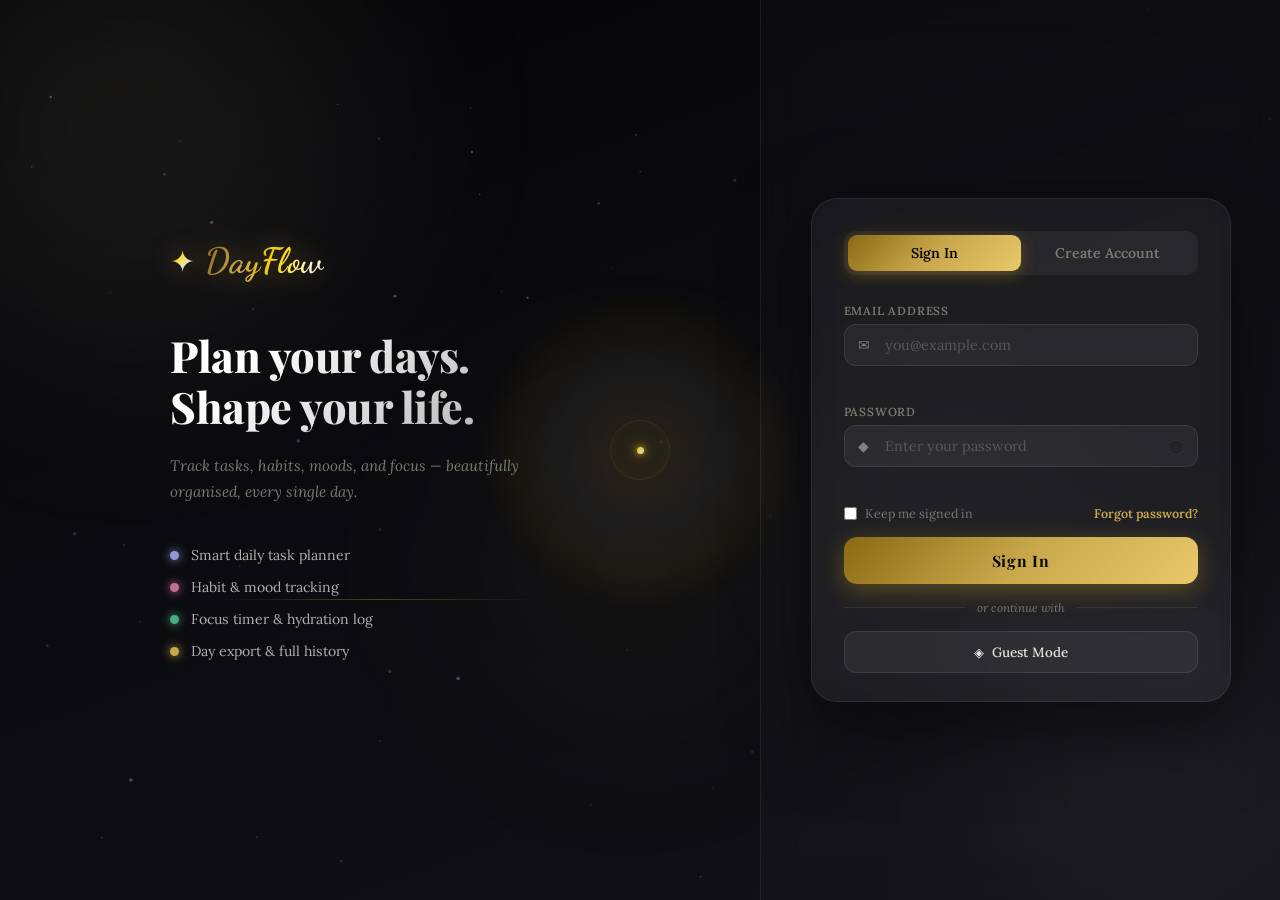
<file: index.html>
<!DOCTYPE html>
<html lang="en">
<head>
  <meta charset="UTF-8" />
  <meta name="viewport" content="width=device-width, initial-scale=1.0"/>
  <title>DayFlow — Your Daily Planner</title>
  <link href="https://fonts.googleapis.com/css2?family=Dancing+Script:wght@500;600;700&family=Playfair+Display:ital,wght@0,400;0,600;0,700;0,800;1,400&family=Lora:ital,wght@0,400;0,500;0,600;1,400;1,500&display=swap" rel="stylesheet"/>
  <link rel="stylesheet" href="style.css"/>
  <script>
    (function(){
      function getSession(){
        try{
          var raw=localStorage.getItem('dayflow_session')||sessionStorage.getItem('dayflow_session');
          if(!raw)return null;
          var s=JSON.parse(raw);
          if(s.expires&&Date.now()>s.expires){localStorage.removeItem('dayflow_session');sessionStorage.removeItem('dayflow_session');return null;}
          return s;
        }catch{return null;}
      }
      if(!getSession()){window.location.replace('login.html');}
    })();
  </script>
</head>
<body>

  <div class="bg-orbs">
    <div class="orb orb-1"></div>
    <div class="orb orb-2"></div>
    <div class="orb orb-3"></div>
    <div class="orb orb-4"></div>
  </div>

  <div class="app-wrapper">

    <!-- ── HEADER ── -->
    <header class="app-header">
      <div class="header-left">
        <div class="logo">
          <span class="logo-icon">✦</span>
          <span class="logo-text">DayFlow</span>
        </div>
        <div class="quote-strip" id="quoteStrip">Loading your daily spark…</div>
      </div>
      <div class="header-right">
        <button class="btn-icon" id="themeToggle" title="Toggle theme">◑</button>
        <button class="btn-icon" id="exportBtn" title="Export today">⬆</button>
        <div class="user-pill" id="userPill">
          <div class="user-avatar" id="userAvatar">?</div>
          <span class="user-name" id="userName">User</span>
          <div class="user-dropdown" id="userDropdown">
            <div class="ud-info">
              <div class="ud-name" id="udName">—</div>
              <div class="ud-email" id="udEmail">—</div>
            </div>
            <hr class="ud-sep"/>
            <button class="ud-item" id="logoutBtn">◁ Sign Out</button>
          </div>
        </div>
      </div>
    </header>

    <!-- ── DATE NAV ── -->
    <section class="date-nav">
      <button class="nav-btn" id="prevDay">‹</button>
      <div class="date-center">
        <div class="date-label" id="dateLabel"></div>
        <div class="date-sub" id="dateSub"></div>
      </div>
      <button class="nav-btn" id="nextDay">›</button>
      <button class="today-btn" id="todayBtn">Today</button>
      <div class="view-toggle">
        <button class="vtab active" id="dayViewBtn" title="Day View">◧ Day</button>
        <button class="vtab" id="weekViewBtn" title="Week View">▦ Week</button>
      </div>
    </section>

    <!-- ── STATS ROW ── -->
    <section class="stats-row">
      <div class="stat-card stat-tasks">
        <div class="stat-ring" id="progressRing">
          <svg viewBox="0 0 60 60">
            <circle class="ring-bg" cx="30" cy="30" r="24"/>
            <circle class="ring-fg" id="ringFg" cx="30" cy="30" r="24"
                    stroke-dasharray="150.8" stroke-dashoffset="150.8"/>
          </svg>
          <span class="ring-pct" id="ringPct">0%</span>
        </div>
        <div class="stat-info">
          <div class="stat-num"><span id="doneCount">0</span>/<span id="totalCount">0</span></div>
          <div class="stat-label">Tasks Done</div>
        </div>
      </div>
      <div class="stat-card stat-habits">
        <div class="stat-icon sym-icon">◈</div>
        <div class="stat-info">
          <div class="stat-num" id="habitsDone">0</div>
          <div class="stat-label">Habits Checked</div>
        </div>
      </div>
      <div class="stat-card stat-mood">
        <div class="stat-icon sym-icon" id="moodEmoji">◑</div>
        <div class="stat-info">
          <div class="stat-num" id="moodLabel">Set Mood</div>
          <div class="stat-label">Today's Vibe</div>
        </div>
      </div>
      <div class="stat-card stat-focus">
        <div class="stat-icon sym-icon">◷</div>
        <div class="stat-info">
          <div class="stat-num" id="focusTimer">00:00</div>
          <div class="stat-label">Focus Time</div>
          <button class="mini-btn" id="focusToggle">Start</button>
        </div>
      </div>
    </section>

    <!-- ── WEEK VIEW ── -->
    <section class="week-view hidden" id="weekView">
      <div class="week-nav">
        <button class="nav-btn" id="prevWeek">‹</button>
        <div class="week-nav-label" id="weekNavLabel"></div>
        <button class="nav-btn" id="nextWeek">›</button>
      </div>
      <div class="week-cols" id="weekCols"></div>
    </section>

    <!-- ── DAY VIEW (main grid) ── -->
    <div class="main-grid" id="dayView">

      <!-- LEFT COLUMN -->
      <div class="col col-left">

        <!-- TASK LIST -->
        <div class="card" id="taskCard">
          <div class="card-header">
            <h2 class="card-title"><span class="sym">◈</span> Tasks</h2>
            <button class="add-btn" id="openTaskModal">+ Add Task</button>
          </div>
          <div class="filter-tabs">
            <button class="ftab active" data-filter="all">All</button>
            <button class="ftab" data-filter="work">Work</button>
            <button class="ftab" data-filter="personal">Personal</button>
            <button class="ftab" data-filter="health">Health</button>
            <button class="ftab" data-filter="learning">Learning</button>
          </div>
          <div class="task-list" id="taskList">
            <div class="empty-state" id="taskEmpty">
              <span>No tasks yet — add one</span>
            </div>
          </div>
        </div>

        <!-- SCHEDULE TIMELINE -->
        <div class="card" id="scheduleCard">
          <div class="card-header">
            <h2 class="card-title"><span class="sym">◷</span> Schedule</h2>
            <button class="add-btn" id="openEventModal">+ Add Event</button>
          </div>
          <div class="timeline" id="timeline">
            <div class="empty-state" id="timelineEmpty">No events scheduled.</div>
          </div>
        </div>

      </div>

      <!-- RIGHT COLUMN -->
      <div class="col col-right">

        <!-- MOOD TRACKER -->
        <div class="card card-mood-picker">
          <div class="card-header">
            <h2 class="card-title"><span class="sym">◉</span> Mood Tracker</h2>
          </div>
          <div class="mood-grid" id="moodGrid">
            <button class="mood-btn" data-mood="amazing" data-label="Amazing"><span class="mood-sym">✦</span><span>Amazing</span></button>
            <button class="mood-btn" data-mood="happy"   data-label="Happy">  <span class="mood-sym">◕</span><span>Happy</span></button>
            <button class="mood-btn" data-mood="neutral" data-label="Neutral"><span class="mood-sym">◑</span><span>Neutral</span></button>
            <button class="mood-btn" data-mood="tired"   data-label="Tired">  <span class="mood-sym">◔</span><span>Tired</span></button>
            <button class="mood-btn" data-mood="stressed" data-label="Stressed"><span class="mood-sym">◐</span><span>Stressed</span></button>
            <button class="mood-btn" data-mood="sad"     data-label="Sad">    <span class="mood-sym">◒</span><span>Sad</span></button>
          </div>
        </div>

        <!-- HABITS -->
        <div class="card">
          <div class="card-header">
            <h2 class="card-title"><span class="sym">◆</span> Daily Habits</h2>
            <button class="add-btn" id="addHabitBtn">+ Add</button>
          </div>
          <div class="habit-list" id="habitList"></div>
        </div>

        <!-- WATER TRACKER -->
        <div class="card">
          <div class="card-header">
            <h2 class="card-title"><span class="sym">◎</span> Hydration</h2>
            <span class="badge" id="waterBadge">0 / 8 glasses</span>
          </div>
          <div class="water-cups" id="waterCups"></div>
        </div>

        <!-- NOTES -->
        <div class="card">
          <div class="card-header">
            <h2 class="card-title"><span class="sym">✎</span> Daily Notes</h2>
          </div>
          <textarea class="notes-area" id="notesArea" placeholder="Brain dump, ideas, reflections…"></textarea>
        </div>

      </div>
    </div>
  </div>

  <!-- ── TASK MODAL ── -->
  <div class="modal-overlay" id="taskModalOverlay">
    <div class="modal" id="taskModal">
      <div class="modal-header">
        <h3 id="taskModalTitle">New Task</h3>
        <button class="close-btn" id="closeTaskModal">✕</button>
      </div>
      <div class="modal-body">
        <label>Task Title *</label>
        <input type="text" id="taskTitle" placeholder="What needs to be done?" class="inp"/>
        <div class="row-2">
          <div>
            <label>Category</label>
            <select id="taskCat" class="inp">
              <option value="work">▪ Work</option>
              <option value="personal">⌂ Personal</option>
              <option value="health">▷ Health</option>
              <option value="learning">▣ Learning</option>
              <option value="other">◎ Other</option>
            </select>
          </div>
          <div>
            <label>Priority</label>
            <select id="taskPriority" class="inp">
              <option value="high">▲ High</option>
              <option value="medium">▶ Medium</option>
              <option value="low">▽ Low</option>
            </select>
          </div>
        </div>
        <label>Due Time (optional)</label>
        <input type="time" id="taskTime" class="inp"/>
        <label>Notes</label>
        <textarea id="taskNotes" class="inp" rows="3" placeholder="Any extra details…"></textarea>
      </div>
      <div class="modal-footer">
        <button class="btn-secondary" id="cancelTaskModal">Cancel</button>
        <button class="btn-primary" id="saveTask">Save Task</button>
      </div>
    </div>
  </div>

  <!-- ── EVENT MODAL ── -->
  <div class="modal-overlay" id="eventModalOverlay">
    <div class="modal" id="eventModal">
      <div class="modal-header">
        <h3>New Event</h3>
        <button class="close-btn" id="closeEventModal">✕</button>
      </div>
      <div class="modal-body">
        <label>Event Title *</label>
        <input type="text" id="eventTitle" placeholder="Meeting, workout, lunch…" class="inp"/>
        <div class="row-2">
          <div>
            <label>Start Time *</label>
            <input type="time" id="eventStart" class="inp"/>
          </div>
          <div>
            <label>End Time</label>
            <input type="time" id="eventEnd" class="inp"/>
          </div>
        </div>
        <label>Colour Tag</label>
        <div class="color-picker" id="colorPicker">
          <button class="cp-btn active" data-color="#7C83E0" style="background:#7C83E0"></button>
          <button class="cp-btn" data-color="#D97AA6" style="background:#D97AA6"></button>
          <button class="cp-btn" data-color="#C9A84C" style="background:#C9A84C"></button>
          <button class="cp-btn" data-color="#4DB896" style="background:#4DB896"></button>
          <button class="cp-btn" data-color="#5B9BD5" style="background:#5B9BD5"></button>
          <button class="cp-btn" data-color="#E05555" style="background:#E05555"></button>
        </div>
      </div>
      <div class="modal-footer">
        <button class="btn-secondary" id="cancelEventModal">Cancel</button>
        <button class="btn-primary" id="saveEvent">Save Event</button>
      </div>
    </div>
  </div>

  <!-- ── HABIT MODAL ── -->
  <div class="modal-overlay" id="habitModalOverlay">
    <div class="modal small-modal" id="habitModal">
      <div class="modal-header">
        <h3>New Habit</h3>
        <button class="close-btn" id="closeHabitModal">✕</button>
      </div>
      <div class="modal-body">
        <label>Habit Name *</label>
        <input type="text" id="habitName" placeholder="e.g. Meditate, Read 20 pages…" class="inp"/>
        <label>Symbol</label>
        <input type="text" id="habitIcon" placeholder="◆" class="inp" maxlength="2"/>
      </div>
      <div class="modal-footer">
        <button class="btn-secondary" id="cancelHabitModal">Cancel</button>
        <button class="btn-primary" id="saveHabit">Add Habit</button>
      </div>
    </div>
  </div>

  <script src="app.js"></script>
  <script src="session.js"></script>
  <script src="cursor.js"></script>
</body>
</html>
</file>
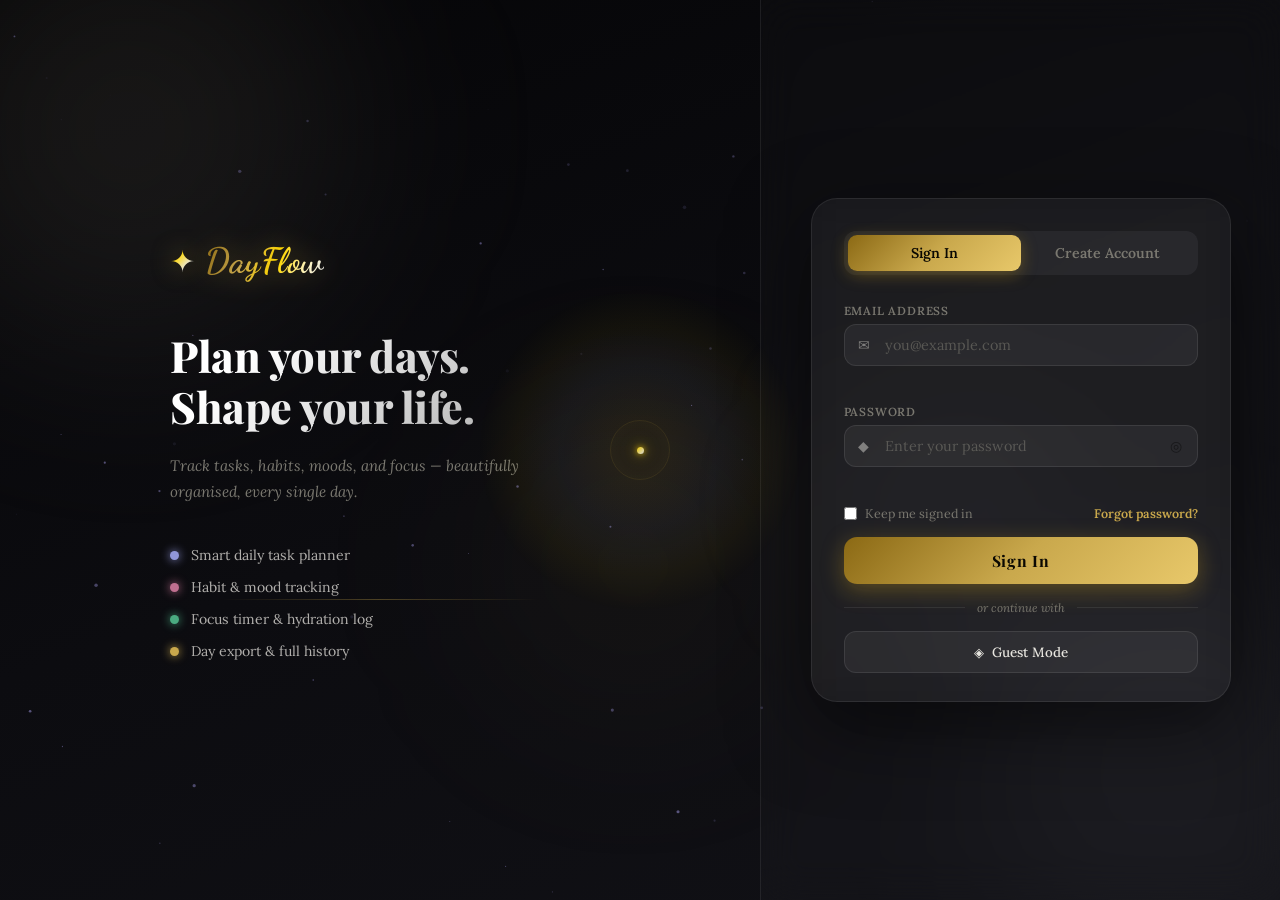
<file: login.html>
<!DOCTYPE html>
<html lang="en">
<head>
  <meta charset="UTF-8"/>
  <meta name="viewport" content="width=device-width, initial-scale=1.0"/>
  <title>DayFlow — Sign In</title>
  <link href="https://fonts.googleapis.com/css2?family=Dancing+Script:wght@500;600;700&family=Playfair+Display:ital,wght@0,400;0,600;0,700;0,800;1,400&family=Lora:ital,wght@0,400;0,500;0,600;1,400;1,500&display=swap" rel="stylesheet"/>
  <link rel="stylesheet" href="auth.css"/>
</head>
<body>

  <!-- Animated background -->
  <div class="bg-orbs">
    <div class="orb orb-1"></div>
    <div class="orb orb-2"></div>
    <div class="orb orb-3"></div>
    <div class="orb orb-4"></div>
  </div>

  <!-- Floating particles -->
  <canvas id="particles"></canvas>

  <div class="auth-wrapper">

    <!-- Brand panel (left) -->
    <div class="brand-panel">
      <div class="brand-content">
        <div class="logo">
          <span class="logo-icon">✦</span>
          <span class="logo-text">DayFlow</span>
        </div>
        <h1 class="brand-headline">Plan your days.<br/>Shape your life.</h1>
        <p class="brand-sub">Track tasks, habits, moods, and focus — beautifully organised, every single day.</p>
        <div class="feature-list">
          <div class="feat-item"><span class="feat-dot feat-purple"></span>Smart daily task planner</div>
          <div class="feat-item"><span class="feat-dot feat-pink"></span>Habit & mood tracking</div>
          <div class="feat-item"><span class="feat-dot feat-green"></span>Focus timer & hydration log</div>
          <div class="feat-item"><span class="feat-dot feat-amber"></span>Day export & full history</div>
        </div>
        <div class="brand-glow"></div>
      </div>
    </div>

    <!-- Auth panel (right) -->
    <div class="auth-panel">
      <div class="auth-card">

        <!-- Tabs -->
        <div class="auth-tabs">
          <button class="atab active" id="loginTab" onclick="switchTab('login')">Sign In</button>
          <button class="atab" id="signupTab" onclick="switchTab('signup')">Create Account</button>
          <div class="tab-slider" id="tabSlider"></div>
        </div>

        <!-- ── LOGIN FORM ── -->
        <form id="loginForm" class="auth-form" onsubmit="handleLogin(event)">
          <div class="form-group">
            <label>Email Address</label>
            <div class="input-wrap">
              <span class="inp-icon">✉</span>
              <input type="email" id="loginEmail" placeholder="you@example.com" class="auth-inp" autocomplete="email"/>
            </div>
            <div class="field-error" id="loginEmailErr"></div>
          </div>
          <div class="form-group">
            <label>Password</label>
            <div class="input-wrap">
              <span class="inp-icon">◆</span>
              <input type="password" id="loginPass" placeholder="Enter your password" class="auth-inp" autocomplete="current-password"/>
              <button type="button" class="eye-btn" onclick="togglePass('loginPass',this)">◎</button>
            </div>
            <div class="field-error" id="loginPassErr"></div>
          </div>
          <div class="form-row">
            <label class="remember-label">
              <input type="checkbox" id="rememberMe"/> Keep me signed in
            </label>
            <button type="button" class="forgot-btn" onclick="showForgot()">Forgot password?</button>
          </div>
          <div class="form-error" id="loginFormErr"></div>
          <button type="submit" class="auth-btn" id="loginBtn">
            <span class="btn-text">Sign In</span>
            <span class="btn-loader" style="display:none">⟳</span>
          </button>
          <div class="auth-divider"><span>or continue with</span></div>
          <div class="social-row">
            <button type="button" class="social-btn" onclick="guestLogin()">
              <span>◈</span> Guest Mode
            </button>
          </div>
        </form>

        <!-- ── SIGNUP FORM ── -->
        <form id="signupForm" class="auth-form hidden" onsubmit="handleSignup(event)">
          <div class="form-row-2">
            <div class="form-group">
              <label>First Name</label>
              <div class="input-wrap">
                <span class="inp-icon">◈</span>
                <input type="text" id="signupFirst" placeholder="Alex" class="auth-inp"/>
              </div>
              <div class="field-error" id="signupFirstErr"></div>
            </div>
            <div class="form-group">
              <label>Last Name</label>
              <div class="input-wrap">
                <span class="inp-icon">◈</span>
                <input type="text" id="signupLast" placeholder="Rivera" class="auth-inp"/>
              </div>
            </div>
          </div>
          <div class="form-group">
            <label>Email Address</label>
            <div class="input-wrap">
              <span class="inp-icon">✉</span>
              <input type="email" id="signupEmail" placeholder="you@example.com" class="auth-inp" autocomplete="email"/>
            </div>
            <div class="field-error" id="signupEmailErr"></div>
          </div>
          <div class="form-group">
            <label>Password</label>
            <div class="input-wrap">
              <span class="inp-icon">◆</span>
              <input type="password" id="signupPass" placeholder="Min. 8 characters" class="auth-inp" autocomplete="new-password" oninput="checkStrength()"/>
              <button type="button" class="eye-btn" onclick="togglePass('signupPass',this)">◎</button>
            </div>
            <div class="strength-bar"><div id="strengthFill"></div></div>
            <div class="strength-label" id="strengthLabel"></div>
            <div class="field-error" id="signupPassErr"></div>
          </div>
          <div class="form-group">
            <label>Confirm Password</label>
            <div class="input-wrap">
              <span class="inp-icon">◆</span>
              <input type="password" id="signupConfirm" placeholder="Repeat password" class="auth-inp"/>
              <button type="button" class="eye-btn" onclick="togglePass('signupConfirm',this)">◎</button>
            </div>
            <div class="field-error" id="signupConfirmErr"></div>
          </div>
          <label class="terms-label">
            <input type="checkbox" id="termsCheck"/>
            I agree to the <a href="#" onclick="return false">Terms of Service</a>
          </label>
          <div class="form-error" id="signupFormErr"></div>
          <button type="submit" class="auth-btn" id="signupBtn">
            <span class="btn-text">Create Account</span>
            <span class="btn-loader" style="display:none">⟳</span>
          </button>
        </form>

        <!-- ── FORGOT FORM ── -->
        <div id="forgotForm" class="auth-form hidden">
          <button class="back-btn" onclick="hideForgot()">← Back to Sign In</button>
          <div class="forgot-heading">
            <div class="forgot-icon">◈</div>
            <h3>Reset Password</h3>
            <p>Enter your email and we'll reset your password.</p>
          </div>
          <div class="form-group">
            <label>Email Address</label>
            <div class="input-wrap">
              <span class="inp-icon">✉</span>
              <input type="email" id="forgotEmail" placeholder="you@example.com" class="auth-inp"/>
            </div>
            <div class="field-error" id="forgotEmailErr"></div>
          </div>
          <button class="auth-btn" onclick="handleForgot()">
            <span>Reset Password</span>
          </button>
          <div class="forgot-success hidden" id="forgotSuccess">
            ◆ If that email exists, a reset link has been sent.
          </div>
        </div>

        <!-- Success toast -->
        <div class="auth-toast hidden" id="authToast"></div>

      </div>
    </div>
  </div>

  <script src="auth.js"></script>
  <script src="cursor.js"></script>
</body>
</html>
</file>
<file: style.css>
/* ── RESET & BASE ── */
*, *::before, *::after { box-sizing: border-box; margin: 0; padding: 0; }

/* ═══════════════════════════════════════════════
   CURSOR AURA & SPOTLIGHT
═══════════════════════════════════════════════ */

/* Hide system cursor site-wide */
* { cursor: none !important; }

/* ── Dot — the precise pointer ── */
#cursorDot {
  position: fixed;
  top: 0; left: 0;
  width: 7px; height: 7px;
  border-radius: 50%;
  pointer-events: none;
  z-index: 99999;
  background: linear-gradient(135deg, #FFD700, #F0F0F0);
  box-shadow:
    0 0 6px  rgba(255,215,0,0.9),
    0 0 14px rgba(212,175,55,0.6),
    0 0 26px rgba(192,192,192,0.35);
  /* dot is positioned via translate(x,y) in JS — no built-in offset needed */
  transform: translate(0,0);
  margin-left: -3.5px; margin-top: -3.5px;
  will-change: transform;
  transition: opacity 0.3s, box-shadow 0.25s;
}

/* ── Aura — the big soft glow that lags ── */
#cursorAura {
  position: fixed;
  top: 0; left: 0;
  width: 320px; height: 320px;
  border-radius: 50%;
  pointer-events: none;
  z-index: 99990;
  background: radial-gradient(
    circle,
    rgba(212,175,55,0.13)  0%,
    rgba(192,192,192,0.07) 35%,
    rgba(255,215,0,0.04)   55%,
    transparent            72%
  );
  will-change: transform, opacity;
  transition: opacity 0.4s, background 0.35s;
}

/* ── Trail — extra-lagged ring ── */
#cursorTrail {
  position: fixed;
  top: 0; left: 0;
  width: 60px; height: 60px;
  border-radius: 50%;
  pointer-events: none;
  z-index: 99991;
  border: 1px solid rgba(212,175,55,0.3);
  background: transparent;
  box-shadow: 0 0 14px rgba(212,175,55,0.12) inset;
  will-change: transform, opacity;
  transition: opacity 0.4s;
}

/* ── Click ripple ── */
.cursor-ripple {
  position: fixed;
  width: 5px; height: 5px;
  border-radius: 50%;
  pointer-events: none;
  z-index: 99998;
  background: transparent;
  border: 1.5px solid rgba(255,215,0,0.7);
  transform: translate(-50%,-50%) scale(0);
  animation: rippleOut 0.55s cubic-bezier(0.2, 0.8, 0.4, 1) forwards;
}
@keyframes rippleOut {
  0%   { transform: translate(-50%,-50%) scale(0);   opacity: 0.9; }
  100% { transform: translate(-50%,-50%) scale(8);   opacity: 0; }
}

/* ═══════════════════════════════════════════════
   CARD SPOTLIGHT — golden radial follows cursor
═══════════════════════════════════════════════ */
.card,
.stat-card,
.day-col {
  --mx: 50%; --my: 50%;
  position: relative;
  overflow: hidden;
}
.card::before,
.stat-card::before,
.day-col::before {
  content: '';
  position: absolute; inset: 0;
  border-radius: inherit;
  background: radial-gradient(
    180px circle at var(--mx) var(--my),
    rgba(212,175,55,0.11) 0%,
    rgba(192,192,192,0.05) 50%,
    transparent 75%
  );
  opacity: 0;
  pointer-events: none;
  z-index: 0;
  transition: opacity 0.35s;
}
.card:hover::before,
.stat-card:hover::before,
.day-col:hover::before { opacity: 1; }

/* Ensure card children render above the ::before */
.card > *,
.stat-card > *,
.day-col > * { position: relative; z-index: 1; }

/* ═══════════════════════════════════════════════
   BUTTON SHIMMER — golden highlight follows cursor
═══════════════════════════════════════════════ */
.add-btn,
.btn-primary,
.auth-btn,
.nav-btn,
.today-btn,
.mood-btn,
.vtab,
.ftab,
.dc-add-btn,
.social-btn {
  --bx: 50%; --by: 50%;
  position: relative;
  overflow: hidden;
}
.add-btn::after,
.btn-primary::after,
.auth-btn::after,
.nav-btn::after,
.today-btn::after,
.mood-btn::after,
.vtab::after,
.ftab::after,
.dc-add-btn::after,
.social-btn::after {
  content: '';
  position: absolute; inset: 0;
  border-radius: inherit;
  background: radial-gradient(
    80px circle at var(--bx) var(--by),
    rgba(255,255,255,0.22) 0%,
    rgba(255,215,0,0.10)   40%,
    transparent            70%
  );
  opacity: 0;
  pointer-events: none;
  transition: opacity 0.28s;
}
.add-btn:hover::after,
.btn-primary:hover::after,
.auth-btn:hover::after,
.nav-btn:hover::after,
.today-btn:hover::after,
.mood-btn:hover::after,
.vtab:hover::after,
.ftab:hover::after,
.dc-add-btn:hover::after,
.social-btn:hover::after { opacity: 1; }

:root {
  --bg-from: #050507;
  --bg-mid:  #0c0c10;
  --bg-to:   #111116;
  --glass:         rgba(255,255,255,0.045);
  --glass-border:  rgba(255,255,255,0.09);
  --text:    #e8e6e0;
  --text-sub:#7a7870;
  --card-shadow: 0 8px 40px rgba(0,0,0,0.55);
  --radius:  18px;
  --accent:  #C9A84C;

  /* Gold palette */
  --gold-dark:  #8B6914;
  --gold-mid:   #C9A84C;
  --gold-light: #FFD700;
  --gold-pale:  #FFF0AA;

  /* Silver palette */
  --silver-dark:  #888;
  --silver-mid:   #B8B8B8;
  --silver-light: #E8E8E8;

  /* Category colours (slightly desaturated for dark theme) */
  --work:     #7C83E0;
  --personal: #D97AA6;
  --health:   #4DB896;
  --learning: #D9A34A;
  --other:    #9B7FD4;

  --prio-high:   #e05555;
  --prio-medium: #D9A34A;
  --prio-low:    #3DB87A;
}

/* Light mode kept minimal — primary theme is dark */
body.light-mode {
  --bg-from: #f0f0f0;
  --bg-mid:  #e0e0e0;
  --bg-to:   #d8d8d8;
  --glass:   rgba(255,255,255,0.6);
  --glass-border: rgba(0,0,0,0.12);
  --text:    #1a1a1a;
  --text-sub:#666;
  --card-shadow: 0 8px 32px rgba(0,0,0,0.12);
}

html { scroll-behavior: smooth; }

body {
  font-family: 'Lora', Georgia, serif;
  min-height: 100vh;
  background: linear-gradient(160deg, var(--bg-from) 0%, var(--bg-mid) 50%, var(--bg-to) 100%);
  background-attachment: fixed;
  color: var(--text);
  overflow-x: hidden;
  transition: background 0.4s;
}

/* ── ANIMATED ORBS (silver / charcoal tones) ── */
.bg-orbs { position: fixed; inset: 0; pointer-events: none; z-index: 0; overflow: hidden; }
.orb {
  position: absolute; border-radius: 50%;
  filter: blur(90px);
  animation: floatOrb 16s ease-in-out infinite;
}
/* Subtle silver-white mist */
.orb-1 { width: 540px; height: 540px; background: radial-gradient(rgba(200,190,160,0.13), transparent); opacity: 1; top: -130px; left: -130px; animation-delay: 0s; }
/* Very dark charcoal pulse */
.orb-2 { width: 420px; height: 420px; background: radial-gradient(rgba(180,180,185,0.08), transparent); opacity: 1; bottom: -60px; right: -80px; animation-delay: -5s; }
/* Faint warm gold haze */
.orb-3 { width: 370px; height: 370px; background: radial-gradient(rgba(201,168,76,0.07), transparent); opacity: 1; bottom: 180px; left: 32%; animation-delay: -9s; }
/* Faint silver shimmer */
.orb-4 { width: 300px; height: 300px; background: radial-gradient(rgba(220,215,200,0.06), transparent); opacity: 1; top: 38%; right: 18%; animation-delay: -3s; }

@keyframes floatOrb {
  0%, 100% { transform: translateY(0) scale(1); }
  50%       { transform: translateY(-44px) scale(1.06); }
}

/* ── APP WRAPPER ── */
.app-wrapper {
  position: relative; z-index: 1;
  max-width: 1280px;
  margin: 0 auto;
  padding: 24px 20px 60px;
}

/* ── HEADER ── */
.app-header {
  display: flex; align-items: center; justify-content: space-between;
  margin-bottom: 28px;
}
.logo { display: flex; align-items: center; gap: 10px; }

/* ✦ icon — gold shimmer */
.logo-icon {
  font-size: 26px;
  background: linear-gradient(135deg, var(--gold-dark), var(--gold-light), var(--silver-light), var(--gold-mid));
  -webkit-background-clip: text; -webkit-text-fill-color: transparent;
  filter: drop-shadow(0 0 10px rgba(212,175,55,0.55));
  animation: shimmerIcon 4s ease-in-out infinite;
}
@keyframes shimmerIcon {
  0%,100% { filter: drop-shadow(0 0 8px rgba(212,175,55,0.45)); }
  50%      { filter: drop-shadow(0 0 18px rgba(255,215,0,0.75)); }
}

/* DayFlow — Dancing Script + gold-to-silver gradient */
.logo-text {
  font-family: 'Dancing Script', cursive;
  font-size: 2.1rem;
  font-weight: 700;
  letter-spacing: 0.5px;
  background: linear-gradient(
    110deg,
    #8B6914  0%,
    #C9A84C  18%,
    #FFD700  32%,
    #FFF5C0  44%,
    #E8E8E8  52%,
    #C0C0C0  60%,
    #E8E8E8  68%,
    #D4AF37  80%,
    #FFD700  90%,
    #C9A84C  100%
  );
  background-size: 200% auto;
  -webkit-background-clip: text; -webkit-text-fill-color: transparent;
  filter: drop-shadow(0 0 14px rgba(212,175,55,0.45));
  animation: goldShimmer 5s linear infinite;
}
@keyframes goldShimmer {
  0%   { background-position: 0% center; }
  100% { background-position: 200% center; }
}

.quote-strip {
  margin-left: 20px;
  font-size: 0.77rem;
  font-family: 'Lora', serif;
  font-style: italic;
  color: var(--text-sub);
  max-width: 400px;
  opacity: 0.8;
}
.header-right { display: flex; gap: 10px; align-items: center; }

.btn-icon {
  width: 40px; height: 40px;
  border-radius: 12px;
  border: 1px solid var(--glass-border);
  background: var(--glass);
  backdrop-filter: blur(10px);
  color: var(--text);
  font-size: 1.1rem;
  cursor: pointer;
  transition: transform 0.15s, background 0.2s, border-color 0.2s;
}
.btn-icon:hover { transform: scale(1.1); background: rgba(255,255,255,0.1); border-color: rgba(201,168,76,0.35); }

/* ── DATE NAV ── */
.date-nav {
  display: flex; align-items: center; justify-content: center; gap: 18px;
  margin-bottom: 28px;
}
.nav-btn {
  width: 44px; height: 44px;
  background: var(--glass);
  backdrop-filter: blur(12px);
  border: 1px solid var(--glass-border);
  border-radius: 14px;
  color: var(--text);
  font-size: 1.6rem; line-height: 1;
  cursor: pointer;
  transition: all 0.15s;
}
.nav-btn:hover { background: rgba(255,255,255,0.1); border-color: rgba(201,168,76,0.35); transform: scale(1.05); }
.date-center { text-align: center; }
.date-label {
  font-family: 'Playfair Display', serif;
  font-size: 1.75rem; font-weight: 700;
  letter-spacing: 0.2px;
}
.date-sub { font-size: 0.8rem; color: var(--text-sub); margin-top: 3px; font-style: italic; }
.today-btn {
  padding: 8px 18px;
  border-radius: 12px;
  border: 1px solid rgba(201,168,76,0.45);
  background: rgba(201,168,76,0.1);
  color: var(--gold-mid);
  font-family: 'Lora', serif;
  font-size: 0.82rem; font-weight: 600;
  cursor: pointer;
  transition: all 0.2s;
}
.today-btn:hover { background: rgba(201,168,76,0.2); border-color: var(--gold-mid); }

/* ── STATS ROW ── */
.stats-row {
  display: grid; grid-template-columns: repeat(4,1fr); gap: 16px;
  margin-bottom: 28px;
}
@media(max-width:900px){ .stats-row{ grid-template-columns: repeat(2,1fr); } }
@media(max-width:540px){ .stats-row{ grid-template-columns: 1fr 1fr; } }

.stat-card {
  background: var(--glass);
  backdrop-filter: blur(16px);
  border: 1px solid var(--glass-border);
  border-radius: var(--radius);
  padding: 18px 20px;
  display: flex; align-items: center; gap: 14px;
  box-shadow: var(--card-shadow);
  transition: transform 0.2s, border-color 0.2s;
}
.stat-card:hover { transform: translateY(-2px); border-color: rgba(201,168,76,0.22); }
.stat-icon { font-size: 2rem; }
.stat-num {
  font-family: 'Playfair Display', serif;
  font-size: 1.5rem; font-weight: 700; line-height: 1.2;
}
.stat-label { font-size: 0.7rem; color: var(--text-sub); margin-top: 2px; text-transform: uppercase; letter-spacing: 0.07em; }

/* Progress Ring */
.stat-ring { position: relative; width: 54px; height: 54px; flex-shrink: 0; }
.stat-ring svg { transform: rotate(-90deg); }
.ring-bg { fill: none; stroke: rgba(255,255,255,0.08); stroke-width: 5; }
.ring-fg { fill: none; stroke: url(#ringGrad); stroke-width: 5; stroke-linecap: round; transition: stroke-dashoffset 0.6s cubic-bezier(.4,0,.2,1); }
.ring-pct { position: absolute; inset: 0; display: flex; align-items: center; justify-content: center; font-size: 0.66rem; font-weight: 700; color: var(--gold-mid); }

/* Focus mini btn */
.mini-btn {
  margin-top: 4px; padding: 3px 12px; border-radius: 8px;
  font-family: 'Lora', serif;
  font-size: 0.7rem; font-weight: 600;
  border: 1px solid rgba(201,168,76,0.45);
  background: transparent; color: var(--gold-mid);
  cursor: pointer; transition: all 0.15s;
}
.mini-btn:hover { background: rgba(201,168,76,0.15); }
.mini-btn.running { border-color: #e05555; color: #e05555; }

/* ── MAIN GRID ── */
.main-grid { display: grid; grid-template-columns: 1.35fr 1fr; gap: 20px; }
@media(max-width:900px){ .main-grid{ grid-template-columns: 1fr; } }
.col { display: flex; flex-direction: column; gap: 20px; }

/* ── CARD ── */
.card {
  background: var(--glass);
  backdrop-filter: blur(18px);
  border: 1px solid var(--glass-border);
  border-radius: var(--radius);
  padding: 22px;
  box-shadow: var(--card-shadow);
  transition: transform 0.2s, border-color 0.2s;
}
.card:hover { transform: translateY(-1px); border-color: rgba(201,168,76,0.15); }

.card-header { display: flex; align-items: center; justify-content: space-between; margin-bottom: 16px; }
.card-title {
  font-family: 'Playfair Display', serif;
  font-size: 1.02rem; font-weight: 700;
  letter-spacing: 0.2px;
}

/* Gold gradient add button */
.add-btn {
  padding: 6px 14px; border-radius: 10px;
  background: linear-gradient(135deg, var(--gold-dark), var(--gold-mid), #E8C86A);
  border: none; color: #0a0802;
  font-family: 'Lora', serif;
  font-size: 0.78rem; font-weight: 700;
  cursor: pointer; transition: all 0.2s;
  box-shadow: 0 4px 14px rgba(180,140,30,0.35);
}
.add-btn:hover { transform: scale(1.05); box-shadow: 0 6px 20px rgba(201,168,76,0.5); }

/* ── FILTER TABS ── */
.filter-tabs { display: flex; gap: 6px; flex-wrap: wrap; margin-bottom: 14px; }
.ftab {
  padding: 4px 12px; border-radius: 20px;
  background: rgba(255,255,255,0.05);
  border: 1px solid transparent;
  color: var(--text-sub);
  font-family: 'Lora', serif;
  font-size: 0.74rem; font-weight: 500;
  cursor: pointer; transition: all 0.15s;
}
.ftab:hover { border-color: var(--glass-border); color: var(--text); }
.ftab.active { background: rgba(201,168,76,0.15); border-color: rgba(201,168,76,0.5); color: var(--gold-mid); }

/* ── TASK LIST ── */
.task-list { display: flex; flex-direction: column; gap: 10px; max-height: 380px; overflow-y: auto; padding-right: 4px; }
.task-list::-webkit-scrollbar { width: 3px; }
.task-list::-webkit-scrollbar-track { background: transparent; }
.task-list::-webkit-scrollbar-thumb { background: rgba(201,168,76,0.25); border-radius: 4px; }

.task-item {
  display: flex; align-items: flex-start; gap: 12px;
  background: rgba(255,255,255,0.03);
  border: 1px solid var(--glass-border);
  border-radius: 12px;
  padding: 12px 14px;
  transition: all 0.2s;
  animation: slideIn 0.25s ease;
  position: relative; overflow: hidden;
}
.task-item::before {
  content: ''; position: absolute; left: 0; top: 0; bottom: 0;
  width: 3px; border-radius: 3px 0 0 3px;
}
.task-item[data-cat="work"]::before     { background: var(--work); }
.task-item[data-cat="personal"]::before { background: var(--personal); }
.task-item[data-cat="health"]::before   { background: var(--health); }
.task-item[data-cat="learning"]::before { background: var(--learning); }
.task-item[data-cat="other"]::before    { background: var(--other); }

.task-item:hover { background: rgba(255,255,255,0.07); transform: translateX(2px); border-color: rgba(201,168,76,0.18); }
.task-item.done { opacity: 0.5; }
.task-item.done .task-title { text-decoration: line-through; }

.task-check {
  width: 20px; height: 20px; flex-shrink: 0; margin-top: 2px;
  border-radius: 6px; border: 2px solid rgba(255,255,255,0.2);
  background: transparent; cursor: pointer; transition: all 0.2s;
  appearance: none; display: flex; align-items: center; justify-content: center; position: relative;
}
.task-check:checked { background: linear-gradient(135deg, var(--gold-dark), var(--gold-mid)); border-color: transparent; }
.task-check:checked::after { content: '✓'; color: #0a0802; font-size: 0.7rem; position: absolute; font-weight: 800; }

.task-body { flex: 1; min-width: 0; }
.task-title {
  font-family: 'Lora', serif;
  font-size: 0.9rem; font-weight: 500;
  white-space: nowrap; overflow: hidden; text-overflow: ellipsis;
}
.task-meta { display: flex; gap: 8px; margin-top: 4px; flex-wrap: wrap; }

.tag {
  padding: 2px 8px; border-radius: 20px;
  font-size: 0.63rem; font-weight: 600;
  text-transform: uppercase; letter-spacing: 0.04em;
  font-family: 'Lora', serif;
}
.tag-work     { background: rgba(124,131,224,0.2); color: #a4abf0; }
.tag-personal { background: rgba(217,122,166,0.2); color: #edadd0; }
.tag-health   { background: rgba(77,184,150,0.2);  color: #88d8b8; }
.tag-learning { background: rgba(217,163,74,0.2);  color: #edc97a; }
.tag-other    { background: rgba(155,127,212,0.2); color: #c2a8e8; }
.tag-high     { background: rgba(224,85,85,0.2);   color: #f0a4a4; }
.tag-medium   { background: rgba(217,163,74,0.2);  color: #edc97a; }
.tag-low      { background: rgba(61,184,122,0.2);  color: #88d8a8; }
.tag-time     { background: rgba(255,255,255,0.07); color: var(--text-sub); }

.task-del { background: none; border: none; color: rgba(255,255,255,0.22); font-size: 0.9rem; cursor: pointer; transition: color 0.15s; padding: 2px 4px; border-radius: 6px; }
.task-del:hover { color: #e05555; background: rgba(224,85,85,0.1); }

@keyframes slideIn {
  from { opacity: 0; transform: translateY(-8px); }
  to   { opacity: 1; transform: translateY(0); }
}

/* ── TIMELINE ── */
.timeline { display: flex; flex-direction: column; gap: 8px; max-height: 320px; overflow-y: auto; padding-right: 4px; }
.timeline::-webkit-scrollbar { width: 3px; }
.timeline::-webkit-scrollbar-thumb { background: rgba(201,168,76,0.25); border-radius: 4px; }

.event-item {
  display: flex; gap: 12px; align-items: center;
  background: rgba(255,255,255,0.03);
  border: 1px solid var(--glass-border);
  border-radius: 10px; padding: 10px 14px;
  animation: slideIn 0.25s ease; transition: all 0.2s;
}
.event-item:hover { background: rgba(255,255,255,0.07); border-color: rgba(201,168,76,0.18); }
.event-dot { width: 10px; height: 10px; border-radius: 50%; flex-shrink: 0; box-shadow: 0 0 8px currentColor; }
.event-time { font-size: 0.74rem; color: var(--text-sub); min-width: 80px; font-style: italic; }
.event-title { font-family: 'Lora', serif; font-size: 0.87rem; font-weight: 500; flex: 1; }
.event-del { background: none; border: none; color: rgba(255,255,255,0.22); cursor: pointer; transition: color 0.15s; font-size: 0.85rem; }
.event-del:hover { color: #e05555; }

/* ── MOOD ── */
.card-mood-picker .card-header { margin-bottom: 12px; }
.mood-grid { display: grid; grid-template-columns: repeat(3,1fr); gap: 8px; }
.mood-btn {
  display: flex; flex-direction: column; align-items: center; gap: 4px;
  padding: 12px 8px; border-radius: 12px;
  border: 1px solid var(--glass-border);
  background: rgba(255,255,255,0.03);
  color: var(--text); font-size: 1.5rem;
  cursor: pointer; transition: all 0.2s;
}
.mood-btn span { font-size: 0.63rem; color: var(--text-sub); font-weight: 500; font-family: 'Lora', serif; }
.mood-btn:hover, .mood-btn.active { background: rgba(201,168,76,0.12); border-color: rgba(201,168,76,0.45); transform: scale(1.04); }
.mood-btn.active { box-shadow: 0 0 18px rgba(201,168,76,0.25); }

/* ── HABITS ── */
.habit-list { display: flex; flex-direction: column; gap: 8px; }
.habit-row {
  display: flex; align-items: center; gap: 10px;
  padding: 10px 12px; border-radius: 10px;
  background: rgba(255,255,255,0.03);
  border: 1px solid var(--glass-border);
  transition: all 0.2s; animation: slideIn 0.25s ease;
}
.habit-row:hover { background: rgba(255,255,255,0.07); border-color: rgba(201,168,76,0.18); }
.habit-row.done-habit { opacity: 0.5; }
.habit-row.done-habit .habit-name { text-decoration: line-through; }
.habit-check {
  width: 22px; height: 22px; flex-shrink: 0;
  border-radius: 50%; border: 2px solid rgba(255,255,255,0.2);
  background: transparent; cursor: pointer; appearance: none;
  transition: all 0.2s; position: relative;
}
.habit-check:checked { background: linear-gradient(135deg, #3a9e6e, #22c55e); border-color: transparent; }
.habit-check:checked::after { content: '✓'; color: #fff; font-size: 0.72rem; position: absolute; inset: 0; display: flex; align-items: center; justify-content: center; font-weight: 700; }
.habit-icon { font-size: 1.2rem; }
.habit-name { flex: 1; font-family: 'Lora', serif; font-size: 0.87rem; font-weight: 500; }
.habit-del { background: none; border: none; color: rgba(255,255,255,0.2); cursor: pointer; font-size: 0.85rem; transition: color 0.15s; }
.habit-del:hover { color: #e05555; }

/* ── WATER ── */
.badge {
  padding: 4px 12px; border-radius: 20px;
  font-family: 'Lora', serif;
  font-size: 0.72rem; font-weight: 600;
  background: rgba(80,160,220,0.15); color: #90c8ef;
}
.water-cups { display: flex; gap: 8px; flex-wrap: wrap; margin-top: 4px; }
.cup {
  width: 34px; height: 40px; cursor: pointer;
  border-radius: 6px 6px 10px 10px;
  border: 2px solid rgba(144,200,239,0.25);
  background: rgba(80,160,220,0.06);
  font-size: 1.2rem;
  display: flex; align-items: center; justify-content: center;
  transition: all 0.2s; position: relative; overflow: hidden;
}
.cup::after {
  content: ''; position: absolute; bottom: 0; left: 0; right: 0; height: 0%;
  background: linear-gradient(to top, rgba(60,140,200,0.65), rgba(100,170,230,0.35));
  transition: height 0.4s cubic-bezier(.4,0,.2,1); border-radius: 0 0 8px 8px;
}
.cup.filled::after { height: 100%; }
.cup:hover { border-color: rgba(144,200,239,0.6); transform: scale(1.08); }

/* ── NOTES ── */
.notes-area {
  width: 100%; min-height: 130px;
  background: rgba(255,255,255,0.03);
  border: 1px solid var(--glass-border);
  border-radius: 12px;
  color: var(--text);
  font-family: 'Lora', serif; font-size: 0.88rem; font-style: italic;
  padding: 14px; resize: vertical; outline: none; transition: border-color 0.2s;
}
.notes-area::placeholder { color: var(--text-sub); }
.notes-area:focus { border-color: rgba(201,168,76,0.45); }

/* ── EMPTY STATE ── */
.empty-state {
  text-align: center; color: var(--text-sub);
  padding: 28px 0; font-size: 0.84rem; font-style: italic; opacity: 0.7;
  font-family: 'Lora', serif;
}

/* ── MODALS ── */
.modal-overlay {
  position: fixed; inset: 0; z-index: 100;
  background: rgba(0,0,0,0.7);
  backdrop-filter: blur(8px);
  display: flex; align-items: center; justify-content: center;
  opacity: 0; pointer-events: none; transition: opacity 0.25s;
}
.modal-overlay.open { opacity: 1; pointer-events: all; }

.modal {
  background: #0e0e12;
  border: 1px solid rgba(201,168,76,0.22);
  border-radius: 22px;
  width: min(520px, 95vw);
  box-shadow: 0 24px 80px rgba(0,0,0,0.7);
  transform: translateY(20px) scale(0.97);
  transition: transform 0.28s cubic-bezier(.4,0,.2,1);
}
.modal-overlay.open .modal { transform: translateY(0) scale(1); }
.small-modal { width: min(380px, 95vw); }
body.light-mode .modal { background: #f4f4f4; }

.modal-header {
  display: flex; align-items: center; justify-content: space-between;
  padding: 22px 24px 0;
}
.modal-header h3 {
  font-family: 'Playfair Display', serif;
  font-size: 1.08rem; font-weight: 700;
}
.close-btn {
  width: 32px; height: 32px; border-radius: 10px;
  background: rgba(255,255,255,0.06); border: none;
  color: var(--text); font-size: 0.9rem; cursor: pointer; transition: all 0.15s;
}
.close-btn:hover { background: rgba(224,85,85,0.18); color: #e05555; }

.modal-body { padding: 20px 24px; display: flex; flex-direction: column; gap: 14px; }
.modal-body label {
  font-family: 'Lora', serif;
  font-size: 0.75rem; font-weight: 600;
  color: var(--text-sub); text-transform: uppercase; letter-spacing: 0.06em;
}
.row-2 { display: grid; grid-template-columns: 1fr 1fr; gap: 12px; }
.row-2 > div { display: flex; flex-direction: column; gap: 6px; }

.inp {
  width: 100%;
  background: rgba(255,255,255,0.05);
  border: 1px solid var(--glass-border);
  border-radius: 10px;
  color: var(--text); font-family: 'Lora', serif; font-size: 0.9rem;
  padding: 10px 14px; outline: none; transition: border-color 0.2s;
}
.inp:focus { border-color: rgba(201,168,76,0.5); }
.inp option { background: #0e0e12; }
body.light-mode .inp { background: rgba(0,0,0,0.04); }
body.light-mode .inp option { background: #fff; }

.modal-footer {
  padding: 0 24px 22px;
  display: flex; justify-content: flex-end; gap: 10px;
}
.btn-primary {
  padding: 10px 24px; border-radius: 12px;
  background: linear-gradient(135deg, var(--gold-dark), var(--gold-mid), #E8C86A);
  border: none; color: #0a0802;
  font-family: 'Lora', serif; font-size: 0.88rem; font-weight: 700;
  cursor: pointer; transition: all 0.2s;
  box-shadow: 0 4px 14px rgba(180,140,30,0.35);
}
.btn-primary:hover { transform: scale(1.03); box-shadow: 0 6px 20px rgba(201,168,76,0.5); }
.btn-secondary {
  padding: 10px 20px; border-radius: 12px;
  background: rgba(255,255,255,0.05);
  border: 1px solid var(--glass-border);
  color: var(--text-sub);
  font-family: 'Lora', serif; font-size: 0.88rem; font-weight: 500;
  cursor: pointer; transition: all 0.15s;
}
.btn-secondary:hover { background: rgba(255,255,255,0.1); color: var(--text); }

/* ── COLOR PICKER ── */
.color-picker { display: flex; gap: 8px; flex-wrap: wrap; margin-top: 4px; }
.cp-btn {
  width: 28px; height: 28px; border-radius: 50%;
  border: 2px solid transparent; cursor: pointer; transition: all 0.15s;
}
.cp-btn.active, .cp-btn:hover { border-color: var(--gold-light); transform: scale(1.15); }

/* ── LIGHT MODE OVERRIDES ── */
body.light-mode .tag-work     { background: rgba(124,131,224,0.12); color: #5560c8; }
body.light-mode .tag-personal { background: rgba(217,122,166,0.12); color: #b84585; }
body.light-mode .tag-health   { background: rgba(77,184,150,0.12);  color: #2a7a5e; }
body.light-mode .tag-learning { background: rgba(217,163,74,0.12);  color: #9a6a10; }
body.light-mode .stat-label, body.light-mode .date-sub, body.light-mode .quote-strip { color: #555; }

/* ── USER PILL ── */
.user-pill {
  position: relative;
  display: flex; align-items: center; gap: 8px;
  padding: 5px 12px 5px 5px;
  background: var(--glass);
  backdrop-filter: blur(10px);
  border: 1px solid var(--glass-border);
  border-radius: 40px;
  cursor: pointer; transition: background 0.2s, border-color 0.2s;
  user-select: none;
}
.user-pill:hover { background: rgba(255,255,255,0.09); border-color: rgba(201,168,76,0.35); }

.user-avatar {
  width: 30px; height: 30px; border-radius: 50%;
  background: linear-gradient(135deg, var(--gold-dark), var(--gold-mid));
  display: flex; align-items: center; justify-content: center;
  font-size: 0.78rem; font-weight: 700; color: #0a0802;
  flex-shrink: 0;
}
.user-name {
  font-family: 'Lora', serif;
  font-size: 0.82rem; font-weight: 600;
  max-width: 100px; overflow: hidden; text-overflow: ellipsis; white-space: nowrap;
}

/* Dropdown */
.user-dropdown {
  position: absolute; top: calc(100% + 10px); right: 0;
  min-width: 220px;
  background: #0e0e12;
  border: 1px solid rgba(201,168,76,0.25);
  border-radius: 16px; padding: 14px 0 8px;
  box-shadow: 0 16px 50px rgba(0,0,0,0.6);
  z-index: 50;
  opacity: 0; pointer-events: none;
  transform: translateY(-6px) scale(0.97);
  transition: all 0.2s cubic-bezier(.4,0,.2,1);
}
.user-dropdown.open { opacity: 1; pointer-events: all; transform: translateY(0) scale(1); }
body.light-mode .user-dropdown { background: #f4f4f4; }

.ud-info { padding: 0 16px 10px; }
.ud-name  { font-family: 'Playfair Display', serif; font-size: 0.9rem; font-weight: 700; }
.ud-email { font-size: 0.73rem; color: var(--text-sub); margin-top: 2px; word-break: break-all; font-style: italic; }
.ud-sep { border: none; border-top: 1px solid var(--glass-border); margin: 0; }
.ud-item {
  display: flex; align-items: center; gap: 10px;
  width: 100%; padding: 10px 16px;
  background: none; border: none;
  color: var(--text);
  font-family: 'Lora', serif; font-size: 0.85rem; font-weight: 500;
  cursor: pointer; text-align: left; transition: background 0.15s;
}
.ud-item:hover { background: rgba(224,85,85,0.1); color: #f09090; }

/* ── VIEW TOGGLE ── */
.view-toggle {
  display: flex; gap: 2px;
  background: rgba(255,255,255,0.05);
  border: 1px solid var(--glass-border);
  border-radius: 12px; padding: 3px;
}
.vtab {
  padding: 6px 16px; border-radius: 9px;
  border: none; background: transparent;
  color: var(--text-sub);
  font-family: 'Lora', serif; font-size: 0.8rem; font-weight: 600;
  cursor: pointer; transition: all 0.2s; white-space: nowrap;
}
.vtab:hover { color: var(--text); }
.vtab.active {
  background: linear-gradient(135deg, var(--gold-dark), var(--gold-mid));
  color: #0a0802;
  box-shadow: 0 3px 12px rgba(180,140,30,0.35);
}

/* ── SYMBOL ICONS (replaces emoji stat icons) ── */
.sym-icon {
  font-size: 1.6rem !important;
  line-height: 1;
  background: linear-gradient(135deg, var(--gold-dark), var(--gold-light), var(--silver-light));
  -webkit-background-clip: text; -webkit-text-fill-color: transparent;
  filter: drop-shadow(0 0 6px rgba(201,168,76,0.4));
}
/* Mood symbol colours */
.stat-card .sym-icon[data-mood="amazing"] { filter: drop-shadow(0 0 8px rgba(255,215,0,0.6)); }

/* Section heading symbol */
.card-title .sym {
  font-size: 0.95rem;
  background: linear-gradient(135deg, var(--gold-dark), var(--gold-light));
  -webkit-background-clip: text; -webkit-text-fill-color: transparent;
  margin-right: 4px;
}

/* Mood button symbols */
.mood-sym {
  font-size: 1.55rem; line-height: 1; display: block;
  background: linear-gradient(135deg, var(--gold-dark), var(--gold-light), var(--silver-light));
  -webkit-background-clip: text; -webkit-text-fill-color: transparent;
  transition: filter 0.2s;
}
.mood-btn:hover .mood-sym,
.mood-btn.active .mood-sym {
  filter: drop-shadow(0 0 8px rgba(201,168,76,0.55));
}

/* Water cup symbol */
.cup-sym {
  position: relative; z-index: 1; font-size: 1rem;
  background: linear-gradient(135deg, rgba(147,200,239,0.9), rgba(90,160,220,0.9));
  -webkit-background-clip: text; -webkit-text-fill-color: transparent;
}

/* ── HIDDEN UTILITY ── */
.hidden { display: none !important; }

/* ─────────────────────────────────────────────────────
   WEEK VIEW
───────────────────────────────────────────────────── */
.week-view {
  margin-bottom: 24px;
  animation: fadeSlide 0.28s ease;
}
@keyframes fadeSlide {
  from { opacity: 0; transform: translateY(-10px); }
  to   { opacity: 1; transform: translateY(0); }
}

/* Week nav bar */
.week-nav {
  display: flex; align-items: center; justify-content: center; gap: 16px;
  margin-bottom: 16px;
}
.week-nav-label {
  font-family: 'Playfair Display', serif;
  font-size: 1.05rem; font-weight: 700;
  min-width: 240px; text-align: center;
  letter-spacing: 0.2px;
}

/* 7 columns, horizontally scrollable */
.week-cols {
  display: grid;
  grid-template-columns: repeat(7, minmax(130px, 1fr));
  gap: 10px;
  overflow-x: auto;
  padding-bottom: 6px;
}
.week-cols::-webkit-scrollbar { height: 4px; }
.week-cols::-webkit-scrollbar-thumb { background: rgba(201,168,76,0.25); border-radius: 4px; }

/* Individual day column */
.day-col {
  background: var(--glass);
  backdrop-filter: blur(16px);
  border: 1px solid var(--glass-border);
  border-radius: 16px;
  overflow: hidden;
  display: flex; flex-direction: column;
  min-height: 300px;
  cursor: pointer;
  transition: transform 0.18s, border-color 0.18s, box-shadow 0.18s;
}
.day-col:hover {
  transform: translateY(-3px);
  border-color: rgba(201,168,76,0.3);
  box-shadow: 0 8px 28px rgba(0,0,0,0.35);
}

/* Today column */
.day-col.is-today {
  border-color: rgba(201,168,76,0.55);
  box-shadow: 0 0 0 1px rgba(201,168,76,0.3), 0 8px 28px rgba(0,0,0,0.3);
}
.day-col.is-today .dc-head {
  background: linear-gradient(160deg, rgba(139,105,20,0.35) 0%, rgba(201,168,76,0.12) 100%);
}

/* Currently selected day in day-view */
.day-col.is-current:not(.is-today) {
  border-color: rgba(255,255,255,0.25);
}

/* Past days slightly muted */
.day-col.is-past { opacity: 0.7; }

/* Column header */
.dc-head {
  padding: 12px 10px 8px;
  background: rgba(255,255,255,0.03);
  border-bottom: 1px solid var(--glass-border);
  text-align: center;
}
.dc-dayname {
  font-family: 'Lora', serif;
  font-size: 0.68rem; font-weight: 700;
  text-transform: uppercase; letter-spacing: 0.1em;
  color: var(--text-sub); margin-bottom: 4px;
}
.day-col.is-today .dc-dayname { color: var(--gold-mid); }

.dc-datenum {
  font-family: 'Playfair Display', serif;
  font-size: 1.8rem; font-weight: 800; line-height: 1;
  color: var(--text);
}
.day-col.is-today .dc-datenum {
  background: linear-gradient(135deg, var(--gold-dark), var(--gold-light), var(--silver-light));
  -webkit-background-clip: text; -webkit-text-fill-color: transparent;
}

.dc-month {
  font-size: 0.65rem; color: var(--text-sub); margin-top: 2px;
  font-family: 'Lora', serif; font-style: italic;
}
.dc-count {
  font-family: 'Lora', serif;
  font-size: 0.65rem; color: var(--text-sub); margin-top: 4px;
}
.day-col.is-today .dc-count { color: var(--gold-mid); }

/* Mini progress bar inside column header */
.dc-pct-bar {
  height: 3px; border-radius: 2px;
  background: rgba(255,255,255,0.08);
  overflow: hidden; margin: 6px 0 2px;
}
.dc-pct-fill {
  height: 100%; border-radius: 2px;
  background: linear-gradient(90deg, var(--gold-dark), var(--gold-light));
  transition: width 0.5s;
}

/* Column body — scrollable task list */
.dc-body {
  flex: 1; overflow-y: auto; padding: 8px 8px 4px;
  display: flex; flex-direction: column; gap: 5px;
}
.dc-body::-webkit-scrollbar { width: 3px; }
.dc-body::-webkit-scrollbar-thumb { background: rgba(201,168,76,0.2); border-radius: 3px; }

.dc-empty {
  text-align: center; padding: 20px 0;
  font-size: 0.72rem; color: var(--text-sub);
  font-family: 'Lora', serif; font-style: italic; opacity: 0.6;
}

/* Individual task card inside week column */
.wk-task {
  display: flex; align-items: flex-start; gap: 6px;
  padding: 6px 8px; border-radius: 8px;
  background: rgba(255,255,255,0.04);
  border-left: 2px solid transparent;
  font-family: 'Lora', serif;
  transition: background 0.15s;
}
.wk-task:hover { background: rgba(255,255,255,0.09); }
.wk-task.wk-done { opacity: 0.45; }
.wk-task.wk-done .wk-title { text-decoration: line-through; }

/* Category left border on week tasks */
.wk-task.wk-work     { border-left-color: var(--work); }
.wk-task.wk-personal { border-left-color: var(--personal); }
.wk-task.wk-health   { border-left-color: var(--health); }
.wk-task.wk-learning { border-left-color: var(--learning); }
.wk-task.wk-other    { border-left-color: var(--other); }

/* Priority dot */
.wk-prio {
  width: 6px; height: 6px; border-radius: 50%; flex-shrink: 0; margin-top: 5px;
}
.wk-prio-high   { background: var(--prio-high); box-shadow: 0 0 5px var(--prio-high); }
.wk-prio-medium { background: var(--prio-medium); }
.wk-prio-low    { background: var(--prio-low); }

.wk-title {
  font-size: 0.75rem; font-weight: 500; flex: 1; line-height: 1.35;
  color: var(--text);
  display: -webkit-box; -webkit-line-clamp: 2; -webkit-box-orient: vertical; overflow: hidden;
}
.wk-time {
  font-size: 0.62rem; color: var(--text-sub); white-space: nowrap; margin-top: 2px;
  font-style: italic;
}

/* Add task button at bottom of column */
.dc-add-btn {
  display: block; width: calc(100% - 16px); margin: 4px 8px 8px;
  padding: 6px; border-radius: 8px;
  background: rgba(201,168,76,0.08);
  border: 1px dashed rgba(201,168,76,0.3);
  color: var(--gold-mid);
  font-family: 'Lora', serif; font-size: 0.72rem; font-weight: 600;
  cursor: pointer; transition: all 0.2s;
}
.dc-add-btn:hover {
  background: rgba(201,168,76,0.18);
  border-color: rgba(201,168,76,0.6);
}

/* ── SCROLLBAR GLOBAL ── */
::-webkit-scrollbar { width: 6px; }
::-webkit-scrollbar-track { background: transparent; }
::-webkit-scrollbar-thumb { background: rgba(201,168,76,0.22); border-radius: 6px; }
</file>
<file: auth.css>
/* ── RESET ── */
*, *::before, *::after { box-sizing: border-box; margin: 0; padding: 0; }

/* ═══════════════════════════════════════════════
   CURSOR AURA & SPOTLIGHT (auth page)
═══════════════════════════════════════════════ */
* { cursor: none !important; }

#cursorDot {
  position: fixed; top: 0; left: 0;
  width: 7px; height: 7px; border-radius: 50%;
  pointer-events: none; z-index: 99999;
  background: linear-gradient(135deg, #FFD700, #F0F0F0);
  box-shadow: 0 0 6px rgba(255,215,0,0.9), 0 0 14px rgba(212,175,55,0.6), 0 0 26px rgba(192,192,192,0.35);
  margin-left: -3.5px; margin-top: -3.5px;
  will-change: transform; transition: opacity 0.3s;
}
#cursorAura {
  position: fixed; top: 0; left: 0;
  width: 320px; height: 320px; border-radius: 50%;
  pointer-events: none; z-index: 99990;
  background: radial-gradient(circle, rgba(212,175,55,0.13) 0%, rgba(192,192,192,0.07) 35%, rgba(255,215,0,0.04) 55%, transparent 72%);
  will-change: transform, opacity; transition: opacity 0.4s;
}
#cursorTrail {
  position: fixed; top: 0; left: 0;
  width: 60px; height: 60px; border-radius: 50%;
  pointer-events: none; z-index: 99991;
  border: 1px solid rgba(212,175,55,0.3);
  background: transparent;
  box-shadow: 0 0 14px rgba(212,175,55,0.12) inset;
  will-change: transform, opacity; transition: opacity 0.4s;
}
.cursor-ripple {
  position: fixed; width: 5px; height: 5px; border-radius: 50%;
  pointer-events: none; z-index: 99998;
  background: transparent;
  border: 1.5px solid rgba(255,215,0,0.7);
  transform: translate(-50%,-50%) scale(0);
  animation: rippleOut 0.55s cubic-bezier(0.2,0.8,0.4,1) forwards;
}
@keyframes rippleOut {
  0%   { transform: translate(-50%,-50%) scale(0); opacity: 0.9; }
  100% { transform: translate(-50%,-50%) scale(8); opacity: 0; }
}

/* Auth card spotlight */
.auth-card, .brand-panel {
  --mx: 50%; --my: 50%;
  position: relative; overflow: hidden;
}
.auth-card::before, .brand-panel::before {
  content: '';
  position: absolute; inset: 0; border-radius: inherit;
  background: radial-gradient(200px circle at var(--mx) var(--my), rgba(212,175,55,0.10) 0%, rgba(192,192,192,0.05) 50%, transparent 75%);
  opacity: 0; pointer-events: none; z-index: 0;
  transition: opacity 0.35s;
}
.auth-card:hover::before, .brand-panel:hover::before { opacity: 1; }
.auth-card > *, .brand-panel > * { position: relative; z-index: 1; }

/* Auth button shimmer */
.auth-btn, .social-btn, .atab, .back-btn {
  --bx: 50%; --by: 50%;
  position: relative; overflow: hidden;
}
.auth-btn::after, .social-btn::after, .atab::after {
  content: '';
  position: absolute; inset: 0; border-radius: inherit;
  background: radial-gradient(80px circle at var(--bx) var(--by), rgba(255,255,255,0.22) 0%, rgba(255,215,0,0.10) 40%, transparent 70%);
  opacity: 0; pointer-events: none; transition: opacity 0.28s;
}
.auth-btn:hover::after, .social-btn:hover::after, .atab:hover::after { opacity: 1; }

:root {
  --bg-from: #050507;
  --bg-mid:  #0c0c10;
  --bg-to:   #111116;
  --glass:         rgba(255,255,255,0.045);
  --glass-border:  rgba(255,255,255,0.09);
  --text:    #e8e6e0;
  --text-sub:#7a7870;
  --accent:  #C9A84C;
  --radius:  20px;

  --gold-dark:  #8B6914;
  --gold-mid:   #C9A84C;
  --gold-light: #FFD700;
  --gold-pale:  #FFF0AA;
  --silver-mid: #B8B8B8;
  --silver-light:#E8E8E8;
}

html, body { height: 100%; }

body {
  font-family: 'Lora', Georgia, serif;
  min-height: 100vh;
  background: linear-gradient(160deg, var(--bg-from) 0%, var(--bg-mid) 50%, var(--bg-to) 100%);
  background-attachment: fixed;
  color: var(--text);
  overflow-x: hidden;
  display: flex; align-items: stretch;
}

/* ── PARTICLES CANVAS ── */
#particles { position: fixed; inset: 0; z-index: 0; pointer-events: none; }

/* ── ORBS (muted silver/charcoal) ── */
.bg-orbs { position: fixed; inset: 0; pointer-events: none; z-index: 0; overflow: hidden; }
.orb {
  position: absolute; border-radius: 50%;
  filter: blur(90px);
  animation: floatOrb 16s ease-in-out infinite;
}
.orb-1 { width: 520px; height: 520px; background: radial-gradient(rgba(200,190,160,0.12), transparent); opacity: 1; top: -130px; left: -130px; animation-delay: 0s; }
.orb-2 { width: 420px; height: 420px; background: radial-gradient(rgba(175,175,180,0.08), transparent); opacity: 1; bottom: -60px; right: -80px; animation-delay: -5s; }
.orb-3 { width: 370px; height: 370px; background: radial-gradient(rgba(201,168,76,0.06), transparent); opacity: 1; bottom: 150px; left: 35%; animation-delay: -9s; }
.orb-4 { width: 280px; height: 280px; background: radial-gradient(rgba(220,215,200,0.06), transparent); opacity: 1; top: 40%; right: 15%; animation-delay: -3s; }
@keyframes floatOrb {
  0%,100% { transform: translateY(0) scale(1); }
  50%      { transform: translateY(-40px) scale(1.07); }
}

/* ── AUTH WRAPPER ── */
.auth-wrapper {
  position: relative; z-index: 1;
  display: flex; width: 100%; min-height: 100vh;
}

/* ── BRAND PANEL ── */
.brand-panel {
  flex: 1;
  display: flex; align-items: center; justify-content: center;
  padding: 60px 50px; position: relative;
}
@media(max-width: 860px){ .brand-panel { display: none; } }

.brand-content { max-width: 420px; }

/* Logo on brand panel */
.logo { display: flex; align-items: center; gap: 10px; margin-bottom: 48px; }
.logo-icon {
  font-size: 30px;
  background: linear-gradient(135deg, var(--gold-dark), var(--gold-light), var(--silver-light), var(--gold-mid));
  -webkit-background-clip: text; -webkit-text-fill-color: transparent;
  filter: drop-shadow(0 0 12px rgba(212,175,55,0.55));
  animation: shimmerIcon 4s ease-in-out infinite;
}
@keyframes shimmerIcon {
  0%,100% { filter: drop-shadow(0 0 8px rgba(212,175,55,0.4)); }
  50%      { filter: drop-shadow(0 0 20px rgba(255,215,0,0.75)); }
}
.logo-text {
  font-family: 'Dancing Script', cursive;
  font-size: 2.2rem; font-weight: 700;
  letter-spacing: 0.5px;
  background: linear-gradient(
    110deg,
    #8B6914  0%,
    #C9A84C  18%,
    #FFD700  32%,
    #FFF5C0  44%,
    #E8E8E8  52%,
    #C0C0C0  60%,
    #E8E8E8  68%,
    #D4AF37  80%,
    #FFD700  90%,
    #C9A84C  100%
  );
  background-size: 200% auto;
  -webkit-background-clip: text; -webkit-text-fill-color: transparent;
  filter: drop-shadow(0 0 14px rgba(212,175,55,0.45));
  animation: goldShimmer 5s linear infinite;
}
@keyframes goldShimmer {
  0%   { background-position: 0% center; }
  100% { background-position: 200% center; }
}

/* Brand headline in silver/white gradient */
.brand-headline {
  font-family: 'Playfair Display', serif;
  font-size: 2.7rem; font-weight: 800;
  line-height: 1.2; letter-spacing: -0.5px;
  margin-bottom: 20px;
  background: linear-gradient(135deg, #ffffff 20%, #d0d0d0 60%, #a0a0a0 100%);
  -webkit-background-clip: text; -webkit-text-fill-color: transparent;
}
.brand-sub {
  font-size: 0.95rem; color: var(--text-sub); line-height: 1.68;
  margin-bottom: 42px; font-style: italic;
}

.feature-list { display: flex; flex-direction: column; gap: 14px; }
.feat-item { display: flex; align-items: center; gap: 12px; font-size: 0.88rem; color: rgba(232,230,224,0.75); }
.feat-dot {
  width: 9px; height: 9px; border-radius: 50%; flex-shrink: 0;
  box-shadow: 0 0 10px currentColor;
}
/* Dots: muted but visible */
.feat-purple { background: #9096d8; color: #9096d8; }
.feat-pink   { background: #c07090; color: #c07090; }
.feat-green  { background: #4aaa80; color: #4aaa80; }
.feat-amber  { background: #C9A84C; color: #C9A84C; }

.brand-glow {
  position: absolute; bottom: 60px; left: 50px; right: 50px; height: 1px;
  background: linear-gradient(90deg, transparent, rgba(201,168,76,0.35), transparent);
}

/* ── AUTH PANEL ── */
.auth-panel {
  width: 520px; flex-shrink: 0;
  display: flex; align-items: center; justify-content: center;
  padding: 40px 32px;
  background: rgba(255,255,255,0.02);
  border-left: 1px solid rgba(255,255,255,0.07);
  backdrop-filter: blur(20px);
}
@media(max-width: 860px){ .auth-panel { width: 100%; border-left: none; } }
@media(max-width: 480px){ .auth-panel { padding: 28px 16px; } }

.auth-card {
  width: 100%; max-width: 420px;
  background: rgba(255,255,255,0.04);
  border: 1px solid rgba(255,255,255,0.08);
  border-radius: 26px; padding: 32px 32px 28px;
  box-shadow: 0 24px 80px rgba(0,0,0,0.55);
  backdrop-filter: blur(20px);
}
@media(max-width: 480px){ .auth-card { padding: 24px 18px; } }

/* ── TABS ── */
.auth-tabs {
  display: flex; position: relative;
  background: rgba(255,255,255,0.05);
  border-radius: 12px; padding: 4px; margin-bottom: 28px;
}
.atab {
  flex: 1; padding: 9px;
  background: none; border: none;
  color: var(--text-sub);
  font-family: 'Lora', serif; font-size: 0.88rem; font-weight: 600;
  cursor: pointer; border-radius: 9px;
  position: relative; z-index: 1; transition: color 0.2s;
}
.atab.active { color: #0a0802; }
.tab-slider {
  position: absolute; top: 4px; bottom: 4px; left: 4px;
  width: calc(50% - 4px);
  background: linear-gradient(135deg, var(--gold-dark), var(--gold-mid), #E8C86A);
  border-radius: 9px;
  transition: transform 0.28s cubic-bezier(.4,0,.2,1);
  box-shadow: 0 4px 16px rgba(180,140,30,0.4);
}
.tab-slider.right { transform: translateX(100%); }

/* ── FORMS ── */
.auth-form { display: flex; flex-direction: column; gap: 16px; }
.auth-form.hidden { display: none; }
.form-row-2 { display: grid; grid-template-columns: 1fr 1fr; gap: 12px; }
@media(max-width: 400px){ .form-row-2 { grid-template-columns: 1fr; } }

.form-group { display: flex; flex-direction: column; gap: 6px; }
.form-group label {
  font-family: 'Lora', serif;
  font-size: 0.73rem; font-weight: 600;
  text-transform: uppercase; letter-spacing: 0.07em; color: var(--text-sub);
}

.input-wrap { position: relative; display: flex; align-items: center; }
.inp-icon { position: absolute; left: 14px; font-size: 0.9rem; opacity: 0.45; pointer-events: none; }

.auth-inp {
  width: 100%;
  background: rgba(255,255,255,0.05);
  border: 1.5px solid rgba(255,255,255,0.09);
  border-radius: 12px;
  color: var(--text);
  font-family: 'Lora', serif; font-size: 0.9rem;
  padding: 11px 42px 11px 40px; outline: none;
  transition: border-color 0.2s, background 0.2s, box-shadow 0.2s;
}
.auth-inp::placeholder { color: rgba(122,120,112,0.6); }
.auth-inp:focus {
  border-color: rgba(201,168,76,0.55);
  background: rgba(201,168,76,0.05);
  box-shadow: 0 0 0 3px rgba(201,168,76,0.12);
}
.auth-inp.error  { border-color: #e05555; box-shadow: 0 0 0 3px rgba(224,85,85,0.12); }
.auth-inp.success{ border-color: #4aaa80; box-shadow: 0 0 0 3px rgba(74,170,128,0.12); }

.eye-btn { position: absolute; right: 12px; background: none; border: none; cursor: pointer; font-size: 0.9rem; opacity: 0.4; transition: opacity 0.15s; padding: 4px; }
.eye-btn:hover { opacity: 0.9; }

/* Field errors */
.field-error { font-size: 0.7rem; color: #e08080; min-height: 16px; padding-left: 2px; font-style: italic; }
.form-error {
  font-size: 0.8rem; color: #e08080;
  background: rgba(224,85,85,0.08); border: 1px solid rgba(224,85,85,0.22);
  border-radius: 10px; padding: 10px 14px; display: none;
  font-family: 'Lora', serif;
}
.form-error.show { display: block; }

/* Remember / forgot */
.form-row { display: flex; align-items: center; justify-content: space-between; }
.remember-label { display: flex; align-items: center; gap: 8px; font-size: 0.78rem; color: var(--text-sub); cursor: pointer; font-family: 'Lora', serif; }
.remember-label input { accent-color: var(--gold-mid); }
.forgot-btn { background: none; border: none; color: var(--gold-mid); font-size: 0.78rem; cursor: pointer; font-weight: 600; font-family: 'Lora', serif; padding: 0; }
.forgot-btn:hover { text-decoration: underline; }

/* Terms */
.terms-label { display: flex; align-items: flex-start; gap: 10px; font-size: 0.78rem; color: var(--text-sub); cursor: pointer; line-height: 1.5; font-family: 'Lora', serif; }
.terms-label input { accent-color: var(--gold-mid); margin-top: 2px; flex-shrink: 0; }
.terms-label a { color: var(--gold-mid); }

/* ── PASSWORD STRENGTH ── */
.strength-bar { height: 4px; border-radius: 2px; background: rgba(255,255,255,0.08); overflow: hidden; margin-top: -8px; }
.strength-bar > div { height: 100%; border-radius: 2px; width: 0%; transition: width 0.35s, background 0.35s; }
.strength-label { font-size: 0.68rem; color: var(--text-sub); margin-top: -10px; font-style: italic; font-family: 'Lora', serif; }

/* ── AUTH BUTTON (gold gradient) ── */
.auth-btn {
  padding: 13px;
  background: linear-gradient(135deg, var(--gold-dark), var(--gold-mid), #E8C86A);
  border: none; border-radius: 13px;
  color: #0a0802; font-family: 'Playfair Display', serif;
  font-size: 0.98rem; font-weight: 700;
  cursor: pointer; letter-spacing: 0.04em;
  transition: all 0.22s;
  box-shadow: 0 6px 22px rgba(180,140,30,0.4);
  position: relative; overflow: hidden;
}
.auth-btn::before {
  content: ''; position: absolute; inset: 0;
  background: linear-gradient(135deg, rgba(255,255,255,0.18), transparent);
  opacity: 0; transition: opacity 0.2s;
}
.auth-btn:hover::before { opacity: 1; }
.auth-btn:hover { transform: translateY(-1px); box-shadow: 0 10px 28px rgba(201,168,76,0.55); }
.auth-btn:active { transform: scale(0.98); }

.btn-loader { animation: spin 0.7s linear infinite; }
@keyframes spin { to { transform: rotate(360deg); } }

/* ── DIVIDER ── */
.auth-divider { display: flex; align-items: center; gap: 12px; }
.auth-divider::before, .auth-divider::after { content: ''; flex: 1; height: 1px; background: rgba(255,255,255,0.08); }
.auth-divider span { font-family: 'Lora', serif; font-size: 0.73rem; color: var(--text-sub); white-space: nowrap; font-style: italic; }

/* ── SOCIAL ── */
.social-row { display: flex; gap: 10px; }
.social-btn {
  flex: 1; padding: 11px;
  background: rgba(255,255,255,0.05);
  border: 1px solid rgba(255,255,255,0.09);
  border-radius: 12px; color: var(--text);
  font-family: 'Lora', serif; font-size: 0.84rem; font-weight: 500;
  cursor: pointer; display: flex; align-items: center; justify-content: center; gap: 8px;
  transition: all 0.18s;
}
.social-btn:hover { background: rgba(201,168,76,0.1); border-color: rgba(201,168,76,0.35); transform: translateY(-1px); }

/* ── FORGOT ── */
.back-btn { background: none; border: none; color: var(--gold-mid); font-family: 'Lora', serif; font-size: 0.82rem; font-weight: 600; cursor: pointer; padding: 0; margin-bottom: 8px; display: inline-block; }
.back-btn:hover { text-decoration: underline; }
.forgot-heading { text-align: center; margin-bottom: 8px; }
.forgot-icon { font-size: 2.4rem; margin-bottom: 8px; }
.forgot-heading h3 { font-family: 'Playfair Display', serif; font-size: 1.15rem; font-weight: 700; margin-bottom: 6px; }
.forgot-heading p { font-size: 0.82rem; color: var(--text-sub); font-style: italic; font-family: 'Lora', serif; }
.forgot-success {
  padding: 10px 14px; border-radius: 10px;
  background: rgba(74,170,128,0.12); border: 1px solid rgba(74,170,128,0.28);
  font-size: 0.82rem; color: #88d8b8; text-align: center; font-family: 'Lora', serif;
}
.forgot-success.hidden { display: none; }

/* ── TOAST ── */
.auth-toast {
  position: fixed; bottom: 28px; left: 50%; transform: translateX(-50%);
  background: linear-gradient(135deg, #0e0e12, #161610);
  border: 1px solid rgba(201,168,76,0.35);
  color: var(--text); padding: 12px 24px; border-radius: 14px;
  font-family: 'Lora', serif; font-size: 0.88rem; font-weight: 500;
  box-shadow: 0 8px 32px rgba(0,0,0,0.5);
  z-index: 200; white-space: nowrap;
  animation: toastIn 0.3s cubic-bezier(.4,0,.2,1);
}
.auth-toast.hidden { display: none; }
@keyframes toastIn {
  from { opacity: 0; transform: translateX(-50%) translateY(16px); }
  to   { opacity: 1; transform: translateX(-50%) translateY(0); }
}

/* ── Shake ── */
@keyframes shake {
  0%,100% { transform: translateX(0); }
  20%,60% { transform: translateX(-6px); }
  40%,80% { transform: translateX(6px); }
}
.shake { animation: shake 0.35s ease; }

.brand-avatar-row { display: flex; gap: -8px; margin-top: 48px; }
</file>
